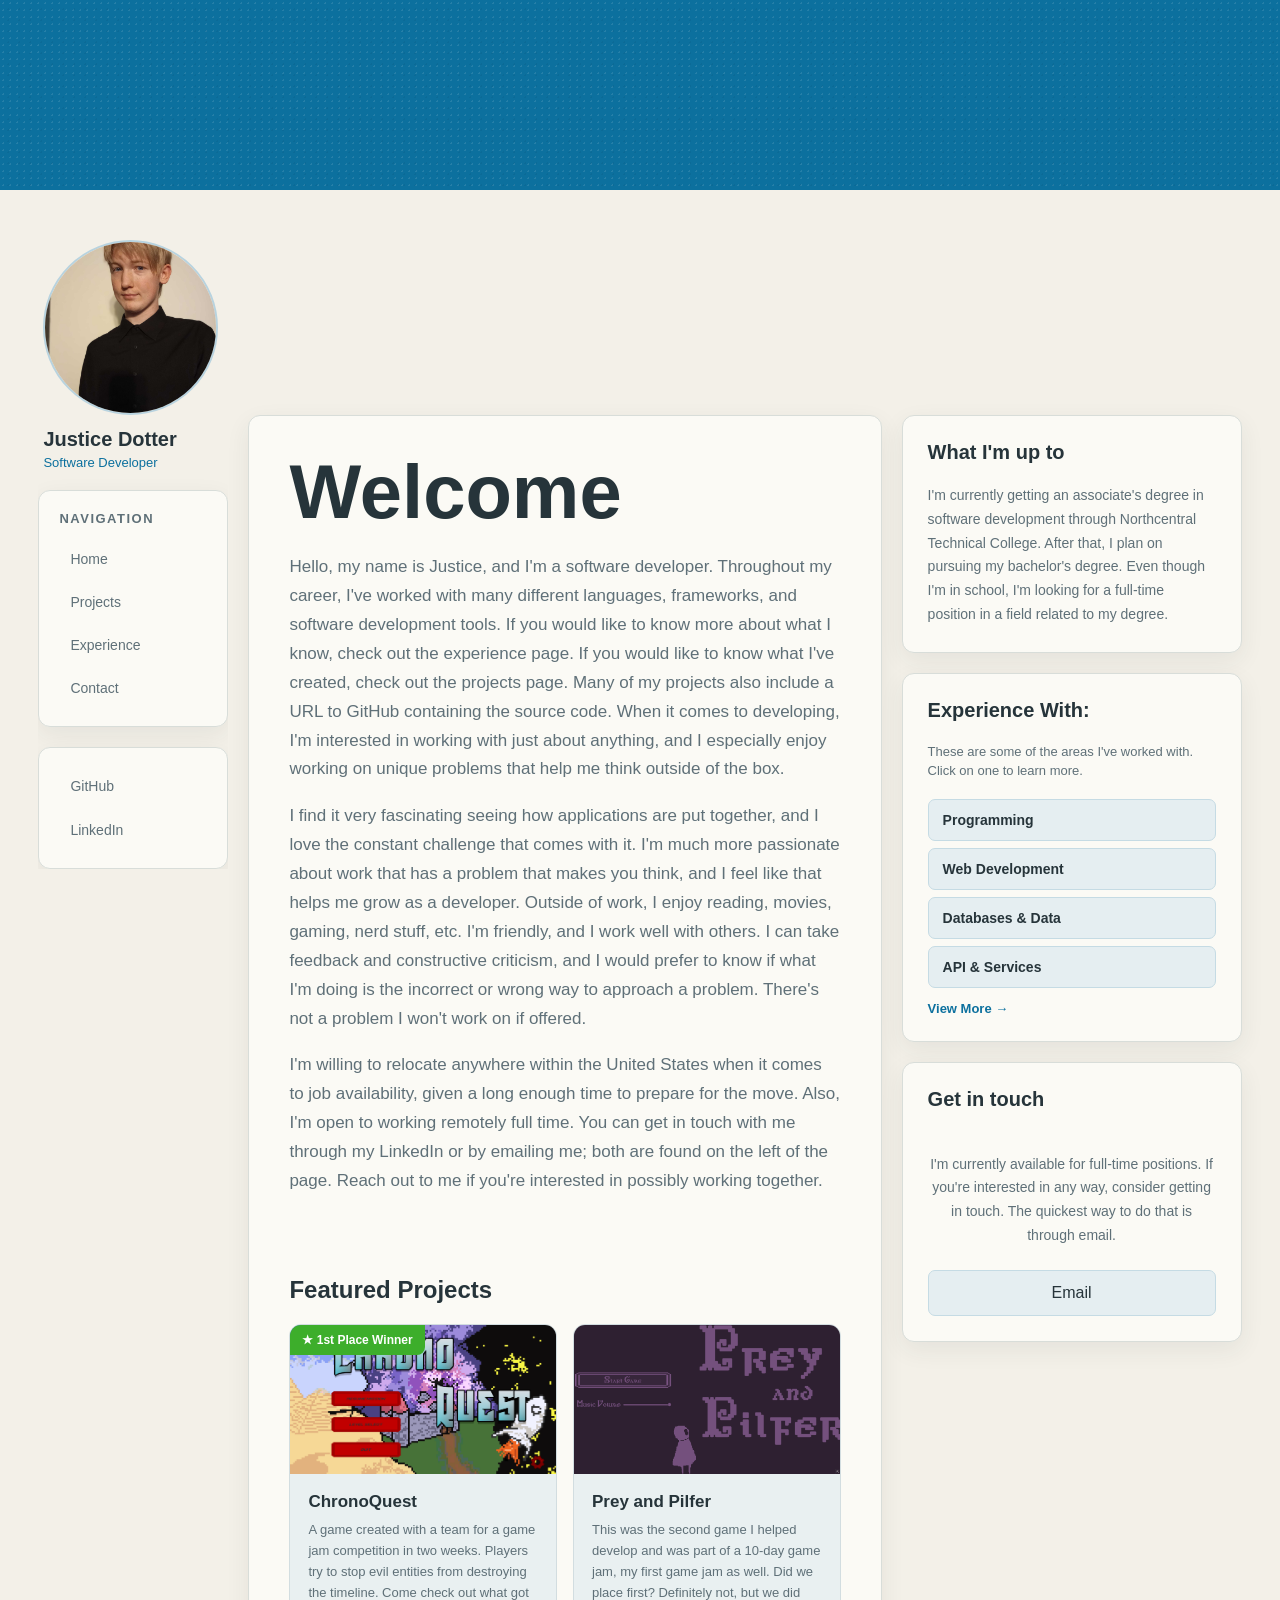
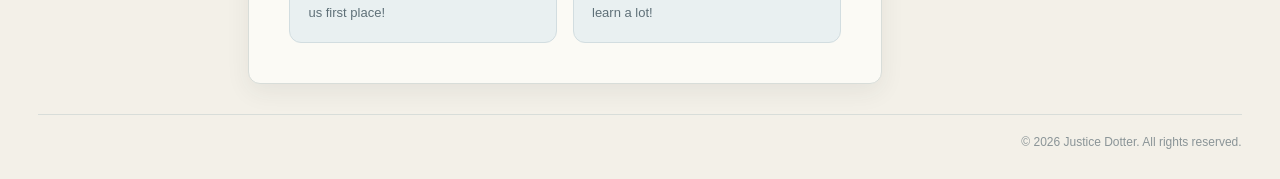
<file: index.html>
<!doctype html>
<html lang="en">
  <head>
    <meta charset="UTF-8" />
    <meta name="viewport" content="width=device-width, initial-scale=1.0" />

    <title>Portfolio</title>

    <link rel="stylesheet" href="styles.css" />
    <link rel="stylesheet" href="css/index.css" />
    <script src="js/homepage.js" defer></script>
  </head>

  <body>
    <div class="top-banner"></div>

    <div class="page">
      <aside class="left-column">
        <div class="profile">
          <div class="profile-photo">
            <img
              src="images/general/pic.jpg"
              alt="Profile photo"
            />
          </div>

          <div class="profile-name">
            <h2>Justice Dotter</h2>
            <p>Software Developer</p>
          </div>
        </div>

        <nav class="curved-box nav-box">
          <h3>Navigation</h3>

          <div class="nav-links">
            <a href="index.html">Home</a>
            <a href="projects.html">Projects</a>
            <a href="experience.html">Experience</a>
            <a href="contact.html">Contact</a>
          </div>
        </nav>

        <div class="curved-box social-box">
          <a
            href="https://github.com/Triadic7"
            target="_blank"
            rel="noopener noreferrer"
          >
            GitHub
          </a>

          <a
            href="https://www.linkedin.com/in/justice-dotter-1227b9320"
            target="_blank"
            rel="noopener noreferrer"
          >
            LinkedIn
          </a>
        </div>
      </aside>

      <main class="curved-box main-box" id="home">
        <section class="hero">
          <h1>Welcome</h1>

          <p>
            Hello, my name is Justice, and I'm a software developer. Throughout
            my career, I've worked with many different languages, frameworks,
            and software development tools. If you would like to know more about
            what I know, check out the experience page. If you would like to
            know what I've created, check out the projects page. Many of my
            projects also include a URL to GitHub containing the source code.
            When it comes to developing, I'm interested in working with just
            about anything, and I especially enjoy working on unique problems
            that help me think outside of the box.
          </p>

          <br />

          <p>
            I find it very fascinating seeing how applications are put together,
            and I love the constant challenge that comes with it. I'm much more
            passionate about work that has a problem that makes you think, and I
            feel like that helps me grow as a developer. Outside of work, I
            enjoy reading, movies, gaming, nerd stuff, etc. I'm friendly, and I
            work well with others. I can take feedback and constructive
            criticism, and I would prefer to know if what I'm doing is the
            incorrect or wrong way to approach a problem. There's not a problem
            I won't work on if offered.
          </p>

          <br />

          <p>
            I'm willing to relocate anywhere within the United States when it
            comes to job availability, given a long enough time to prepare for
            the move. Also, I'm open to working remotely full time. You can get
            in touch with me through my LinkedIn or by emailing me; both are
            found on the left of the page. Reach out to me if you're interested
            in possibly working together.
          </p>
        </section>

        <section class="projects" id="projects">
          <h2>Featured Projects</h2>

          <div class="project-grid" id="homepage-project-grid"></div>
        </section>
      </main>

      <aside class="right-column">
        <section class="curved-box side-box bio-box">
          <h2>What I'm up to</h2>

          <p>
            I'm currently getting an associate's degree in software development
            through Northcentral Technical College. After that, I plan on
            pursuing my bachelor's degree. Even though I'm in school, I'm
            looking for a full-time position in a field related to my degree.
          </p>
        </section>

        <section class="curved-box side-box experience-box" id="experience">
          <h2>Experience With:</h2>

          <div class="experience-label">
            These are some of the areas I've worked with. Click on one to learn
            more.
          </div>

          <div class="experience-buttons">
            <a href="experience.html?category=Programming">Programming</a>

            <a href="experience.html?category=Web%20Development">
              Web Development
            </a>

            <a href="experience.html?category=Databases%20%26%20Data">
              Databases &amp; Data
            </a>

            <a href="experience.html?category=API%20%26%20Services">
              API &amp; Services
            </a>
          </div>

          <a class="view-more" href="experience.html">View More →</a>
        </section>

        <section class="curved-box side-box contact-box" id="contact">
          <h2>Get in touch</h2>

          <p class="contact-text">
            I'm currently available for full-time positions. If you're
            interested in any way, consider getting in touch. The quickest way
            to do that is through email.
          </p>

          <a class="email-button" href="mailto:jwdotter@students.ntc.edu">
            Email
          </a>
        </section>
      </aside>
    </div>

    <footer class="footer">
      <p>&copy; 2026 Justice Dotter. All rights reserved.</p>
    </footer>
  </body>
</html>
</file>
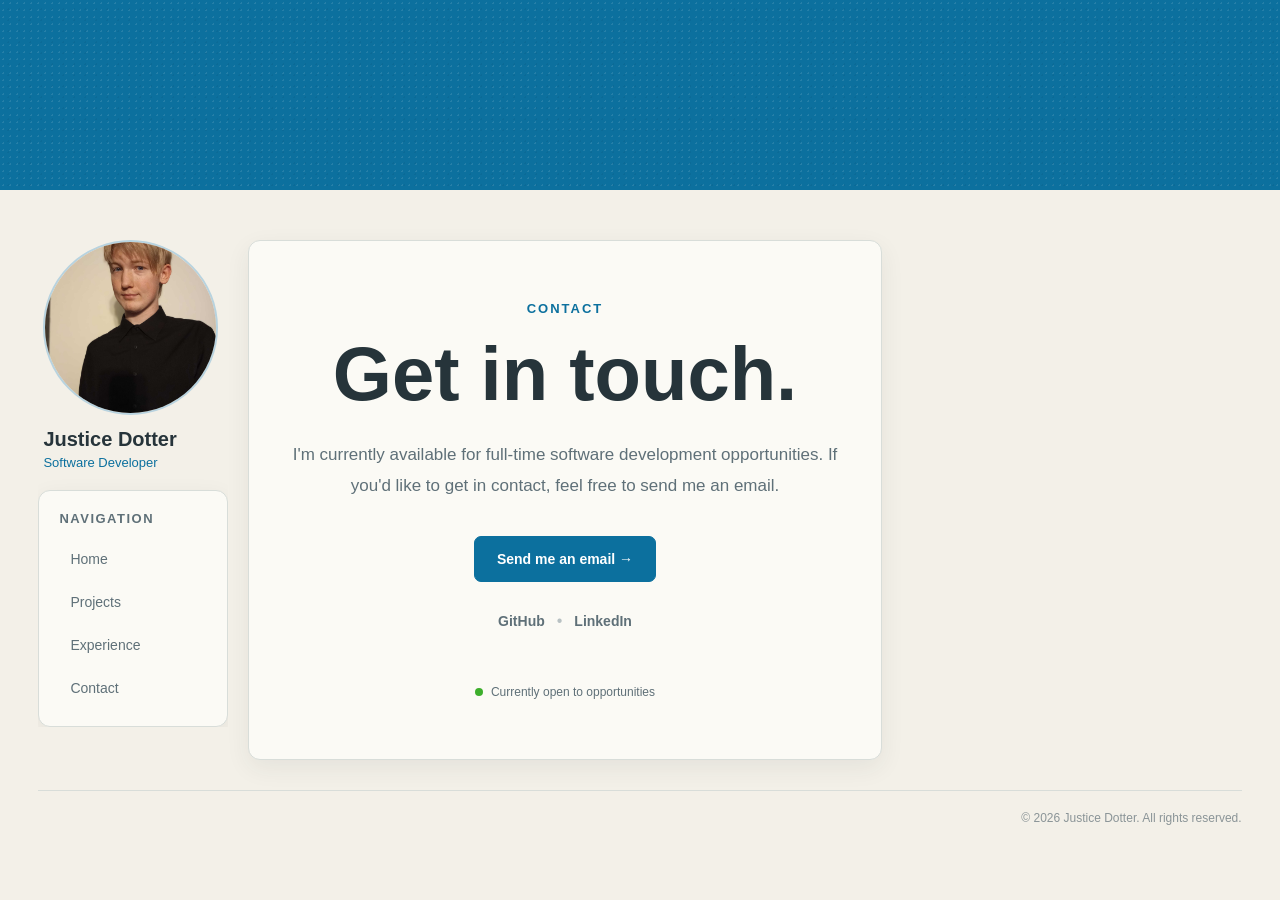
<file: contact.html>
<!doctype html>

<html lang="en">
  <head>
    <meta charset="UTF-8" />
    <meta name="viewport" content="width=device-width, initial-scale=1.0" />

    <title>Contact | Portfolio</title>

    <link rel="stylesheet" href="styles.css" />
    <link rel="stylesheet" href="css/contact.css" />
  </head>

  <body>
    <div class="top-banner"></div>

    <div class="page">
      <aside class="left-column">
        <div class="profile">
          <div class="profile-photo">
            <img
              src="images/general/pic.jpg"
              alt="Profile photo"
            />
          </div>

          <div class="profile-name">
            <h2>Justice Dotter</h2>

            <p>Software Developer</p>
          </div>
        </div>

        <nav class="curved-box nav-box">
          <h3>Navigation</h3>

          <div class="nav-links">
            <a href="index.html">Home</a>
            <a href="projects.html">Projects</a>
            <a href="experience.html">Experience</a>
            <a href="contact.html">Contact</a>
          </div>
        </nav>
      </aside>

      <main class="curved-box main-box">
        <section class="contact-page">
          <p class="contact-label">Contact</p>

          <h1>Get in touch.</h1>

          <p class="contact-intro">
            I'm currently available for full-time software development
            opportunities. If you'd like to get in contact, feel free to send me
            an email.
          </p>

          <a class="email-button" href="mailto:jwdotter@students.ntc.edu">
            Send me an email →
          </a>

          <div class="contact-links">
            <a
              href="https://github.com/Triadic7"
              target="_blank"
              rel="noopener noreferrer"
            >
              GitHub
            </a>

            <span>•</span>

            <a
              href="https://www.linkedin.com/in/justice-dotter-1227b9320"
              target="_blank"
              rel="noopener noreferrer"
            >
              LinkedIn
            </a>
          </div>

          <div class="contact-status">
            <span class="status-dot"></span>

            <span> Currently open to opportunities </span>
          </div>
        </section>
      </main>
    </div>

    <footer class="footer">
      <p>&copy; 2026 Justice Dotter. All rights reserved.</p>
    </footer>
  </body>
</html>
</file>
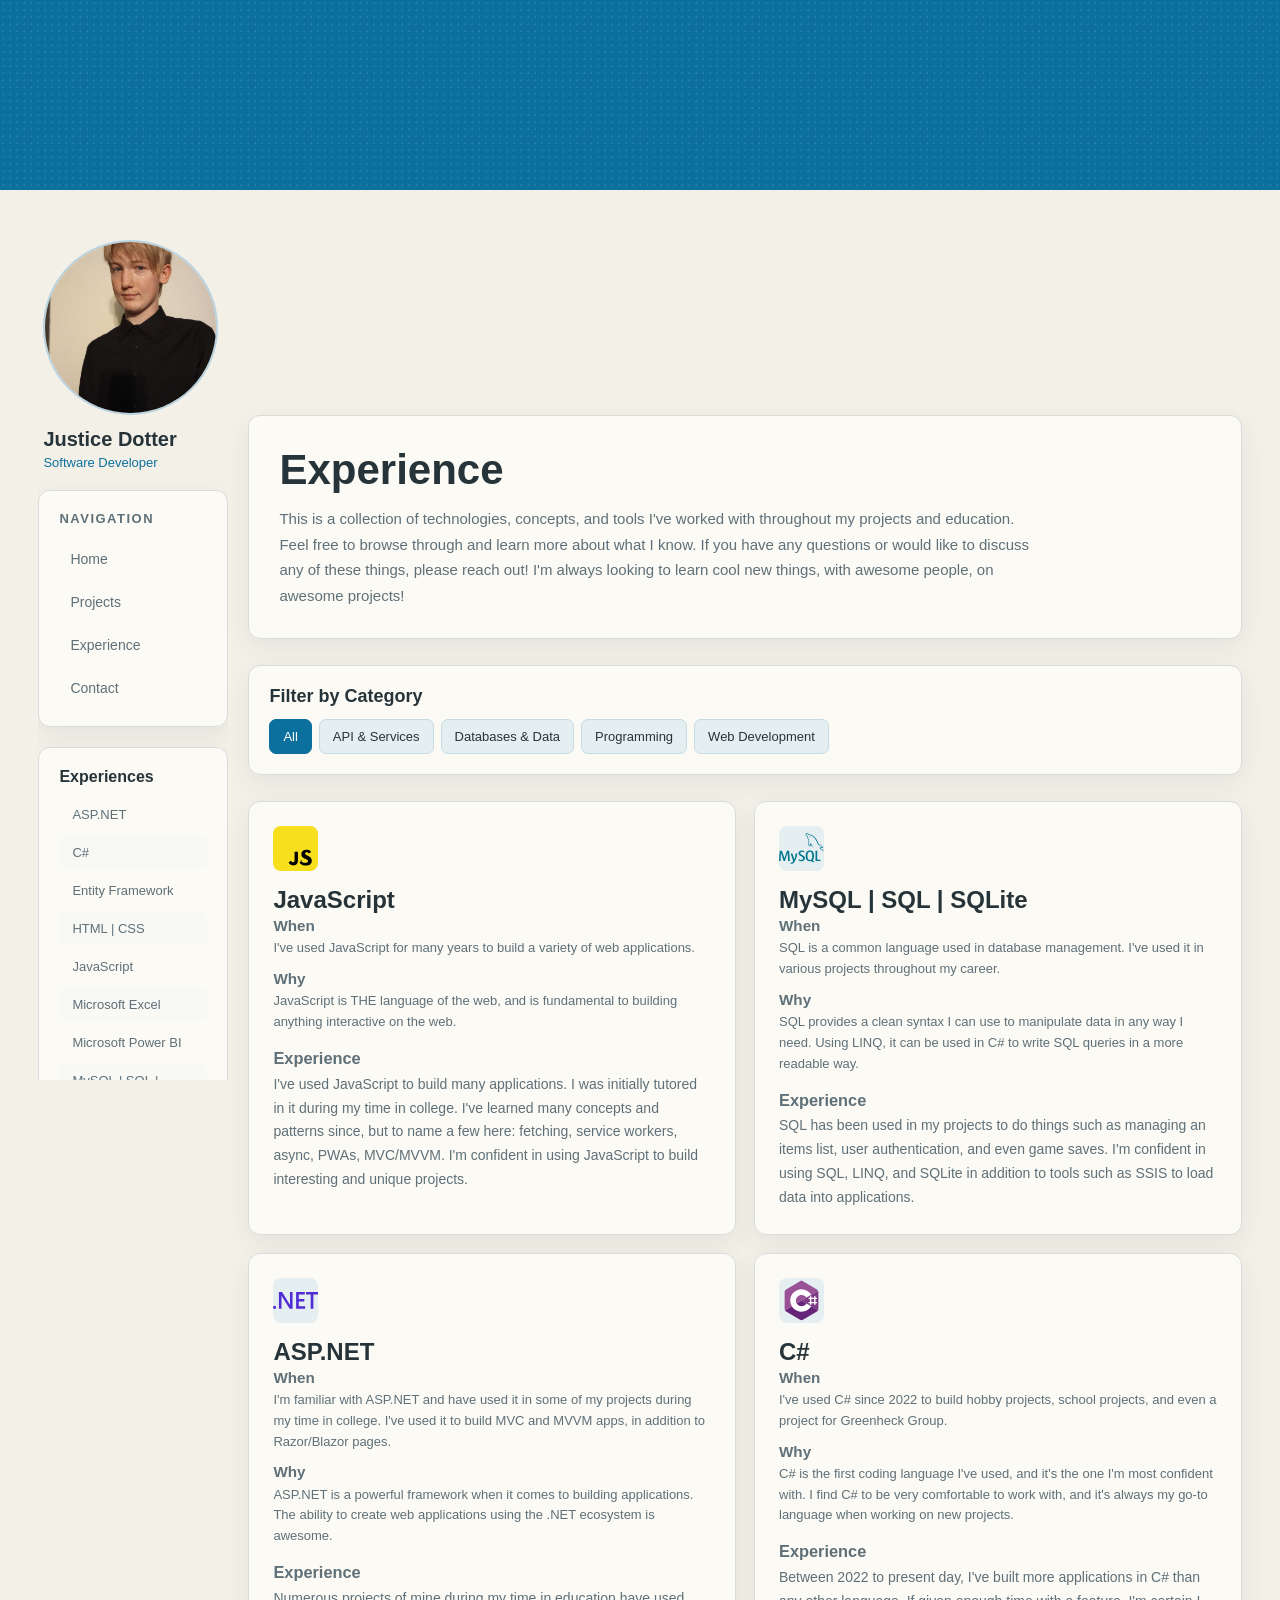
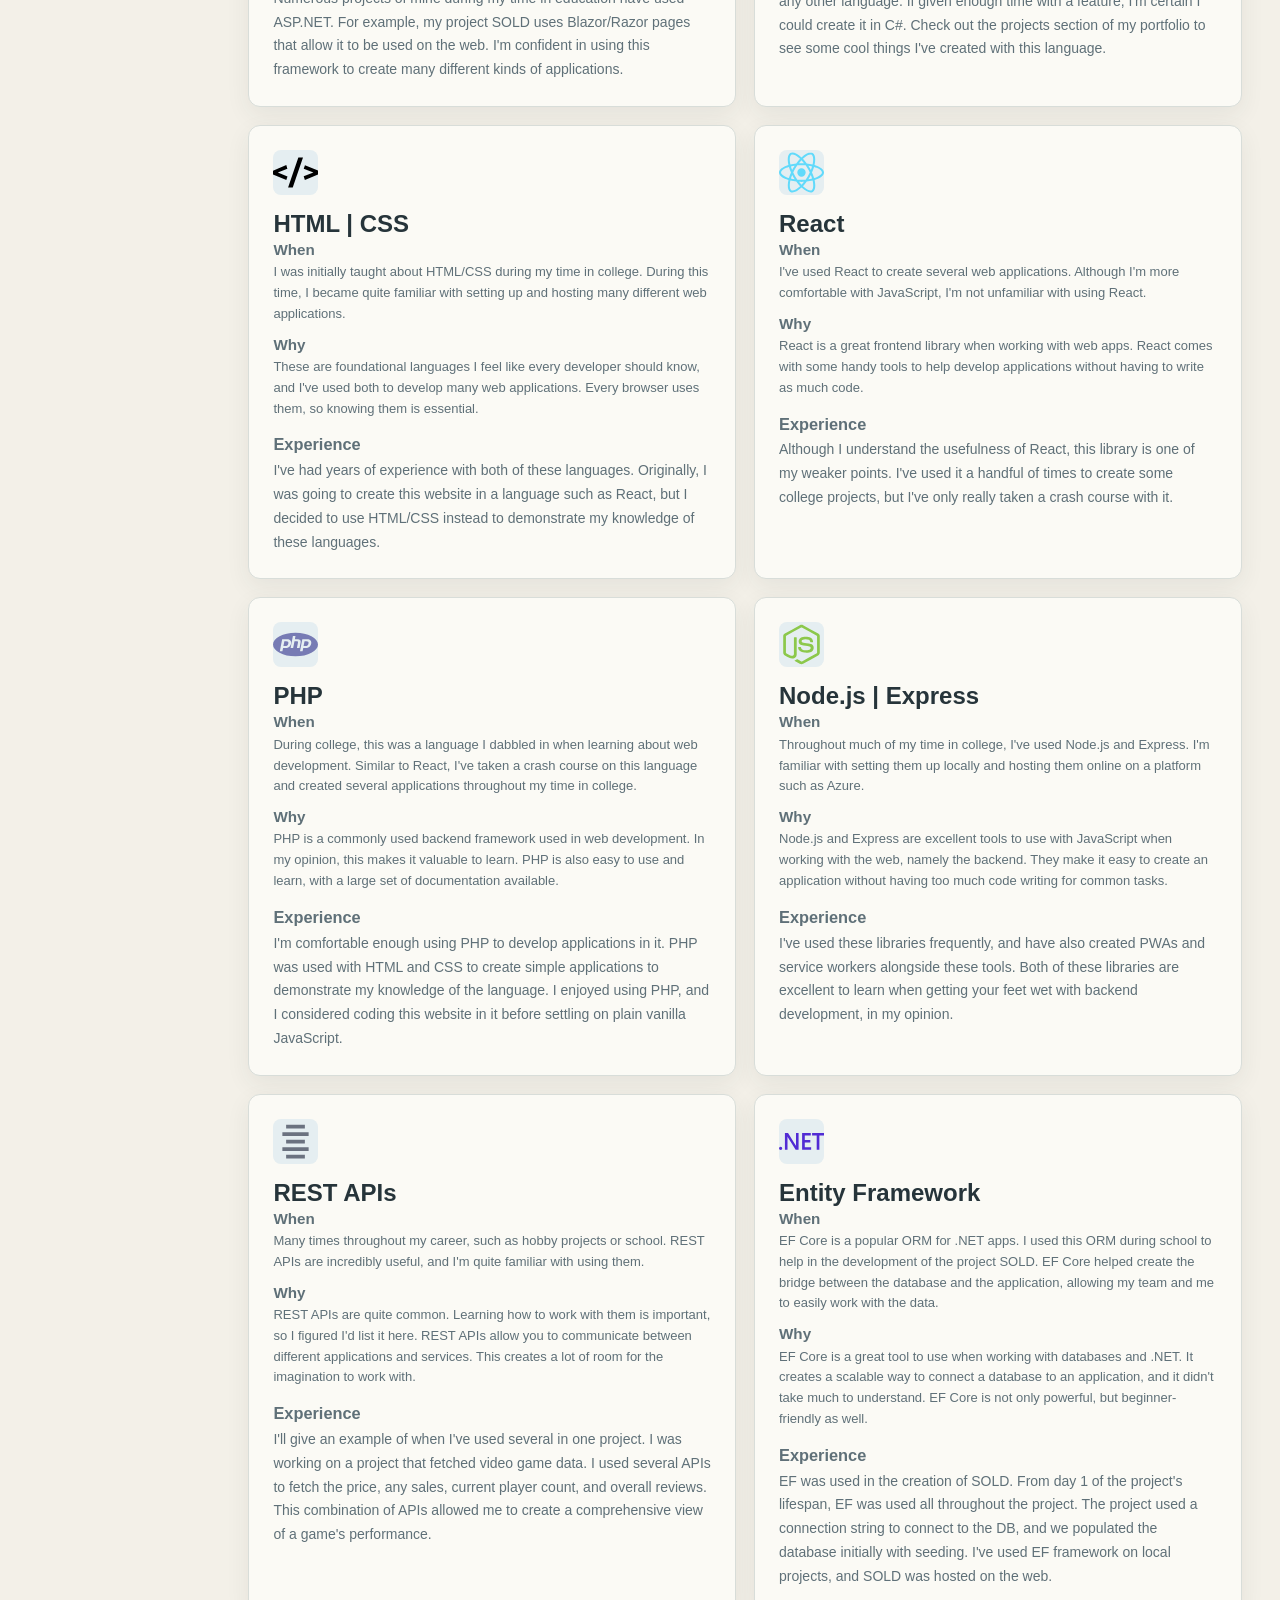
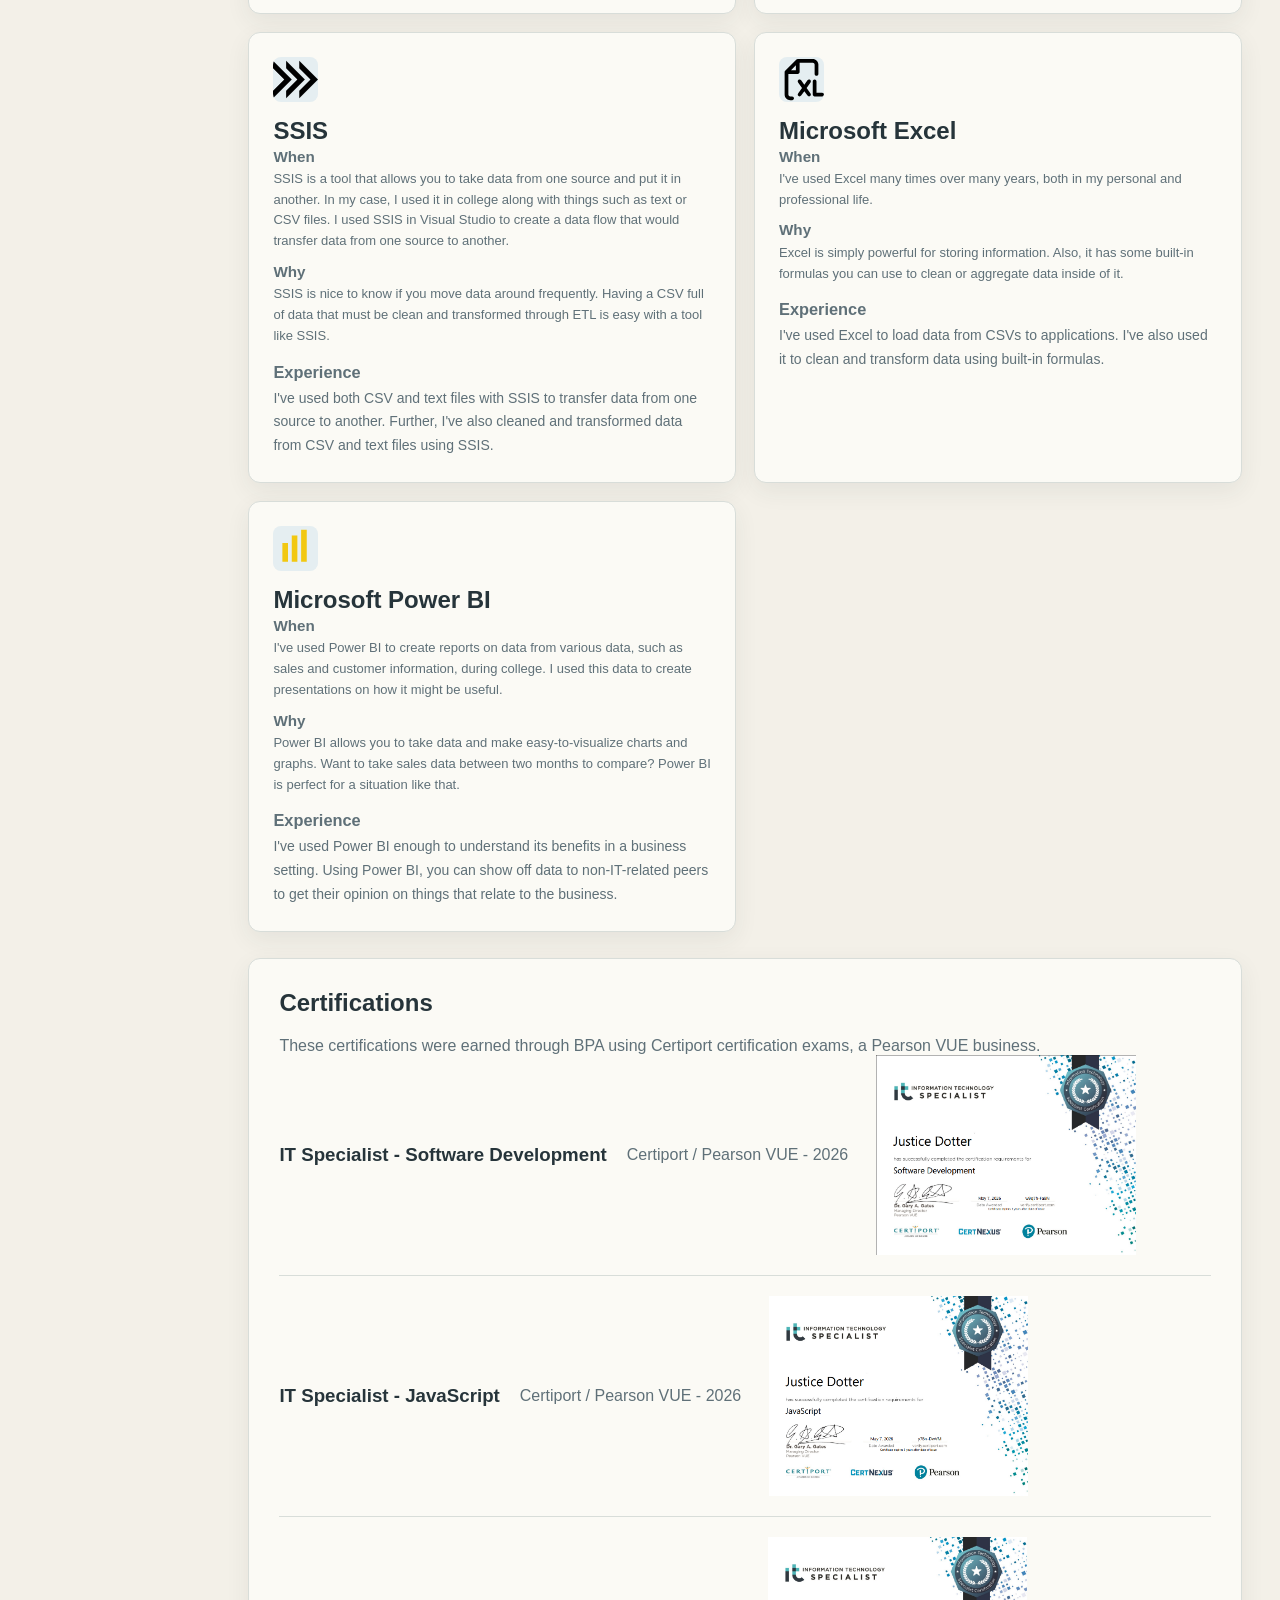
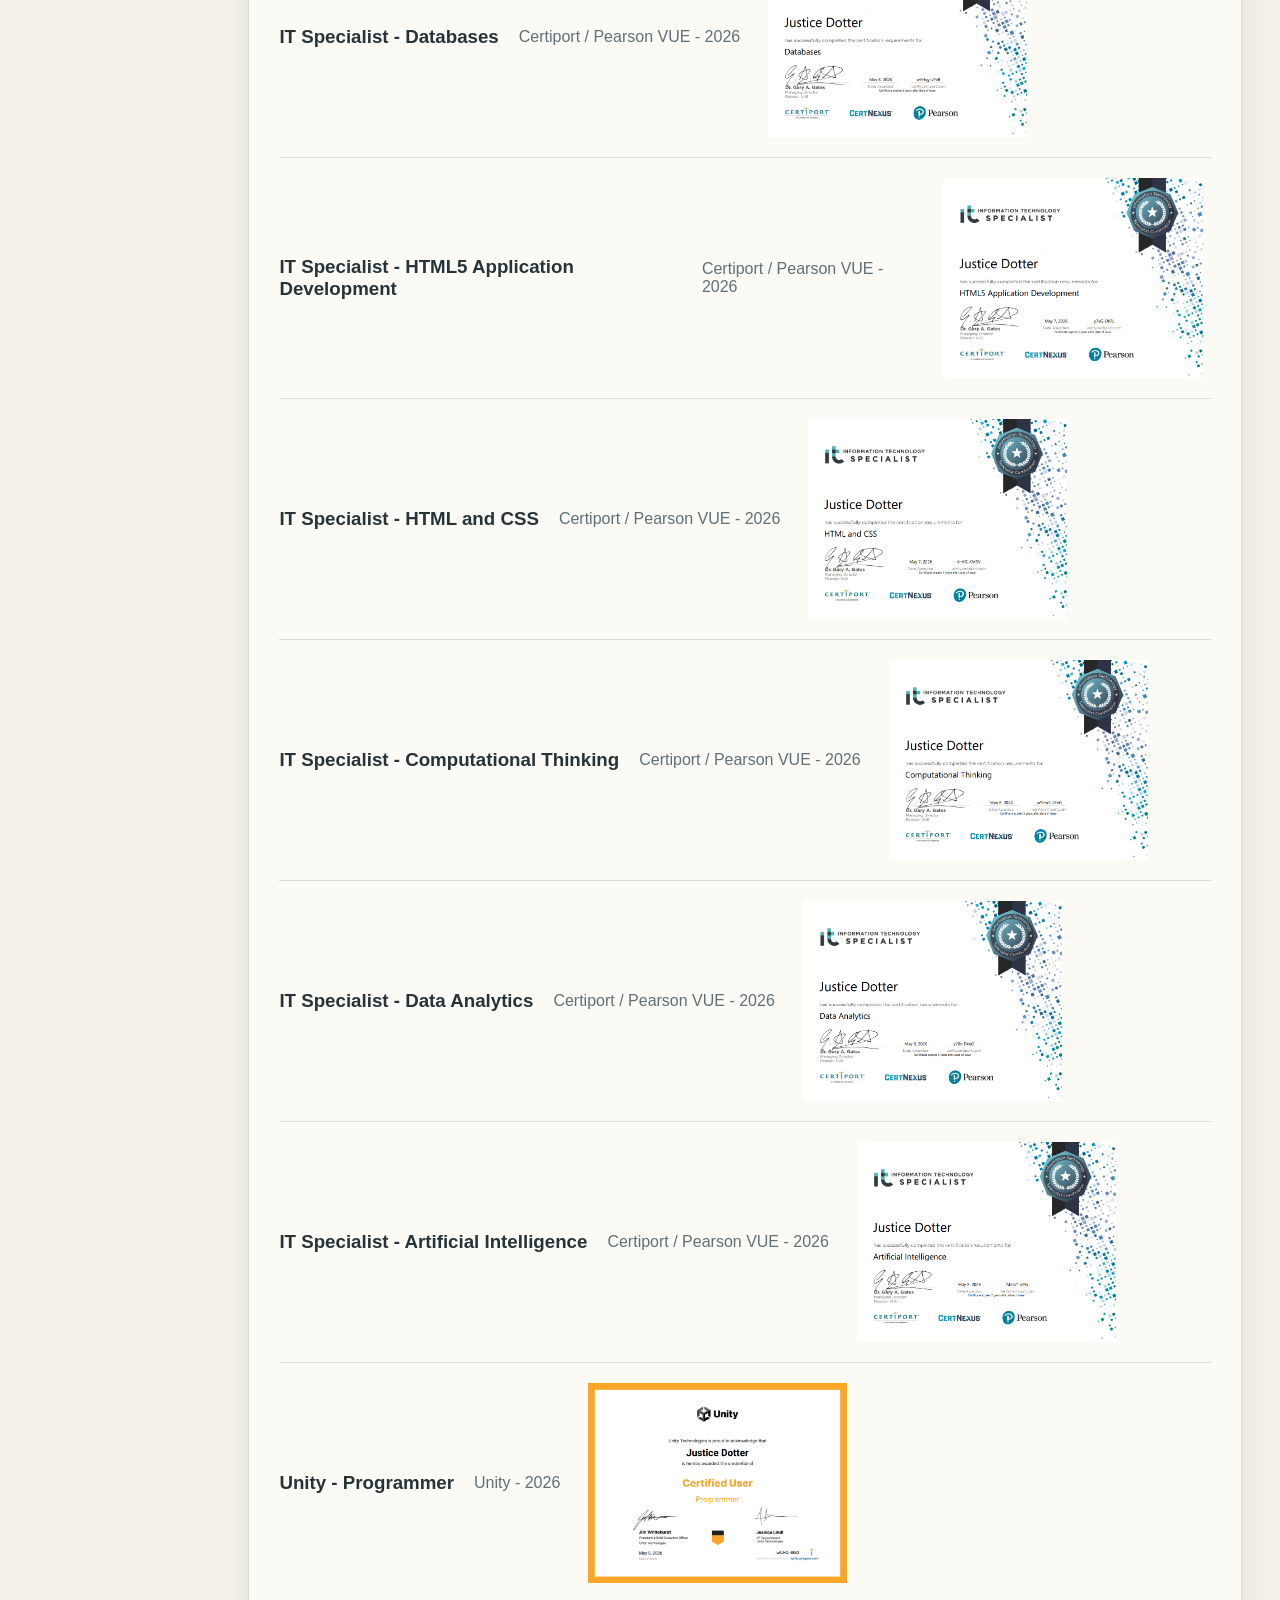
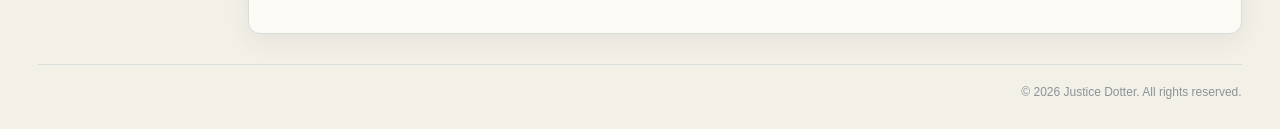
<file: experience.html>
<!doctype html>
<html lang="en">
  <head>
    <meta charset="UTF-8" />
    <meta name="viewport" content="width=device-width, initial-scale=1.0" />

    <title>Experience | Portfolio</title>

    <link rel="stylesheet" href="styles.css" />
    <link rel="stylesheet" href="css/experience.css" />

    <script src="js/experience.js" defer></script>
  </head>

  <body>
    <div class="top-banner"></div>

    <div class="page">
      <aside class="left-column">
        <!-- Profile -->

        <div class="profile">
          <div class="profile-photo">
            <img
              src="images/general/pic.jpg"
              alt="Profile photo"
            />
          </div>

          <div class="profile-name">
            <h2>Justice Dotter</h2>

            <p>Software Developer</p>
          </div>
        </div>

        <!-- Main Navigation -->

        <nav class="curved-box nav-box">
          <h3>Navigation</h3>

          <div class="nav-links">
            <a href="index.html"> Home </a>

            <a href="projects.html"> Projects </a>

            <a href="experience.html"> Experience </a>

            <a href="contact.html"> Contact </a>
          </div>
        </nav>

        <!-- Experiences Navigation -->

        <nav class="curved-box experience-box" id="experience-box">
          <h3>Experiences</h3>

          <div class="nav-links">
            <!-- These can be populated by experience.js -->
          </div>
        </nav>

        <!-- Certifications Navigation -->

        <nav class="curved-box certifications-nav sidebar-box">
          <h3>Certifications</h3>

          <div class="nav-links">
            <a href="#software-development"> IT - Software Development </a>

            <a href="#javascript"> IT - JavaScript </a>

            <a href="#databases"> IT - Databases </a>

            <a href="#html5"> IT - HTML5 Application Development </a>

            <a href="#html-css"> IT - HTML and CSS </a>

            <a href="#computational-thinking"> IT - Computational Thinking </a>

            <a href="#data-analytics"> IT - Data Analytics </a>

            <a href="#artificial-intelligence">
              IT - Artificial Intelligence
            </a>

            <a href="#unity-programmer"> Unity - Programmer </a>
          </div>
        </nav>
      </aside>

      <!-- Main Content -->

      <main class="experience-page">
        <!-- Experience Introduction -->

        <section class="curved-box experience-intro">
          <h1>Experience</h1>

          <p>
            This is a collection of technologies, concepts, and tools I've
            worked with throughout my projects and education. Feel free to
            browse through and learn more about what I know. If you have any
            questions or would like to discuss any of these things, please reach
            out! I'm always looking to learn cool new things, with awesome
            people, on awesome projects!
          </p>
        </section>

        <!-- Experience Filter -->

        <section class="curved-box experience-filter">
          <h2>Filter by Category</h2>

          <div class="filter-buttons" id="filter-buttons"></div>
        </section>

        <!-- Experience Grid -->

        <section class="experience-grid" id="experience-grid"></section>

        <!-- Certifications -->

        <section class="curved-box certifications-section" id="certifications">
          <h2>Certifications</h2>

          <p class="certification-note">
            These certifications were earned through BPA using Certiport
            certification exams, a Pearson VUE business.
          </p>

          <!-- Software Development -->

          <div class="certification" id="software-development">
            <h3>IT Specialist - Software Development</h3>

            <p>Certiport / Pearson VUE - 2026</p>

            <img
              src="images/certifications/software-development.png"
              alt="IT Specialist - Software Development certification"
            />
          </div>

          <!-- JavaScript -->

          <div class="certification" id="javascript">
            <h3>IT Specialist - JavaScript</h3>

            <p>Certiport / Pearson VUE - 2026</p>

            <img
              src="images/certifications/javascript.png"
              alt="IT Specialist - JavaScript certification"
            />
          </div>

          <!-- Databases -->

          <div class="certification" id="databases">
            <h3>IT Specialist - Databases</h3>

            <p>Certiport / Pearson VUE - 2026</p>

            <img
              src="images/certifications/databases.png"
              alt="IT Specialist - Databases certification"
            />
          </div>

          <!-- HTML5 Application Development -->

          <div class="certification" id="html5">
            <h3>IT Specialist - HTML5 Application Development</h3>

            <p>Certiport / Pearson VUE - 2026</p>

            <img
              src="images/certifications/html5-application-development.png"
              alt="IT Specialist - HTML5 Application Development certification"
            />
          </div>

          <!-- HTML and CSS -->

          <div class="certification" id="html-css">
            <h3>IT Specialist - HTML and CSS</h3>

            <p>Certiport / Pearson VUE - 2026</p>

            <img
              src="images/certifications/html-css.png"
              alt="IT Specialist - HTML and CSS certification"
            />
          </div>

          <!-- Computational Thinking -->

          <div class="certification" id="computational-thinking">
            <h3>IT Specialist - Computational Thinking</h3>

            <p>Certiport / Pearson VUE - 2026</p>

            <img
              src="images/certifications/computational-thinking.png"
              alt="IT Specialist - Computational Thinking certification"
            />
          </div>

          <!-- Data Analytics -->

          <div class="certification" id="data-analytics">
            <h3>IT Specialist - Data Analytics</h3>

            <p>Certiport / Pearson VUE - 2026</p>

            <img
              src="images/certifications/data-analytics.png"
              alt="IT Specialist - Data Analytics certification"
            />
          </div>

          <!-- Artificial Intelligence -->

          <div class="certification" id="artificial-intelligence">
            <h3>IT Specialist - Artificial Intelligence</h3>

            <p>Certiport / Pearson VUE - 2026</p>

            <img
              src="images/certifications/artificial-intelligence.png"
              alt="IT Specialist - Artificial Intelligence certification"
            />
          </div>

          <!-- Unity Programmer -->

          <div class="certification" id="unity-programmer">
            <h3>Unity - Programmer</h3>

            <p>Unity - 2026</p>

            <img
              src="images/certifications/unity-programmer.png"
              alt="Unity - Programmer certification"
            />
          </div>
        </section>
      </main>
    </div>

    <!-- Footer -->

    <footer class="footer">
      <p>&copy; 2026 Justice Dotter. All rights reserved.</p>
    </footer>
  </body>
</html>
</file>
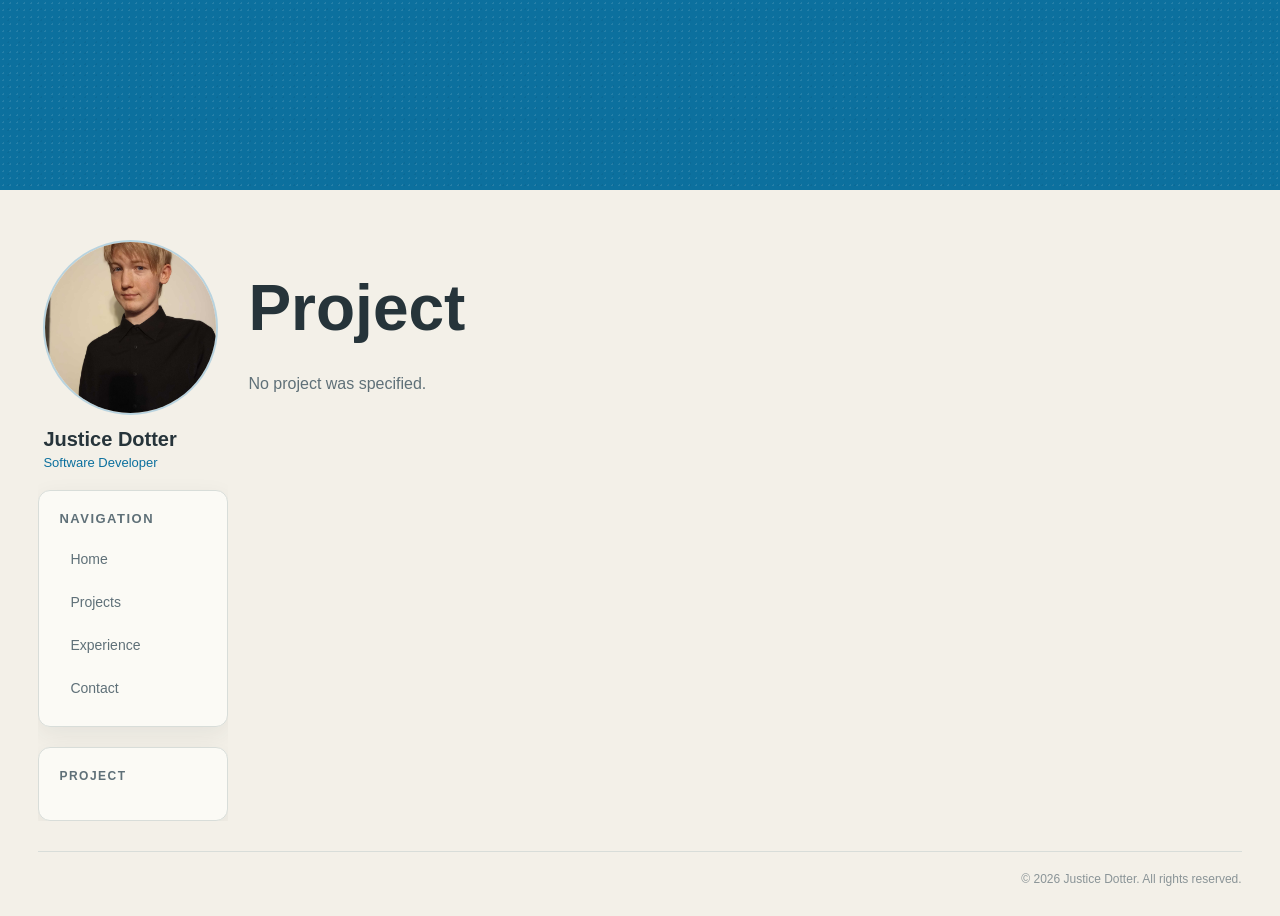
<file: project.html>
<!DOCTYPE html>
<html lang="en">
<head>
    <meta charset="UTF-8">
    <meta name="viewport" content="width=device-width, initial-scale=1.0">

    <title>Project | Portfolio</title>

    <link rel="stylesheet" href="styles.css">
    <link rel="stylesheet" href="css/project.css">

    <script src="js/project.js" defer></script>
</head>

<body>

    <div class="top-banner"></div>

    <div class="page">

        <aside class="left-column">

            <div class="profile">

                <div class="profile-photo">

                    <img
                        src="images/general/pic.jpg"
                        alt="Profile photo"
                    >

                </div>

                <div class="profile-name">

                    <h2>Justice Dotter</h2>

                    <p>Software Developer</p>

                </div>

            </div>


            <nav class="curved-box nav-box">

                <h3>Navigation</h3>

                <div class="nav-links">

                    <a href="index.html">
                        Home
                    </a>

                    <a href="projects.html">
                        Projects
                    </a>

                    <a href="experience.html">
                        Experience
                    </a>

                    <a href="contact.html">
                        Contact
                    </a>

                </div>

            </nav>


            <nav class="curved-box project-box">

                <h3 id="project-nav-title">
                    Project
                </h3>

                <div
                    class="nav-links"
                    id="project-section-links"
                >
                    <!-- Project sections will be populated by project.js -->
                </div>

            </nav>

        </aside>


        <main class="curved-box main-box">

            <section
                class="project-page"
                id="project-page"
            >
                <!-- Project content will be populated by project.js -->
            </section>

        </main>

    </div>


    <footer class="footer">

        <p>
            &copy; 2026 Justice Dotter.
            All rights reserved.
        </p>

    </footer>

</body>
</html>
</file>
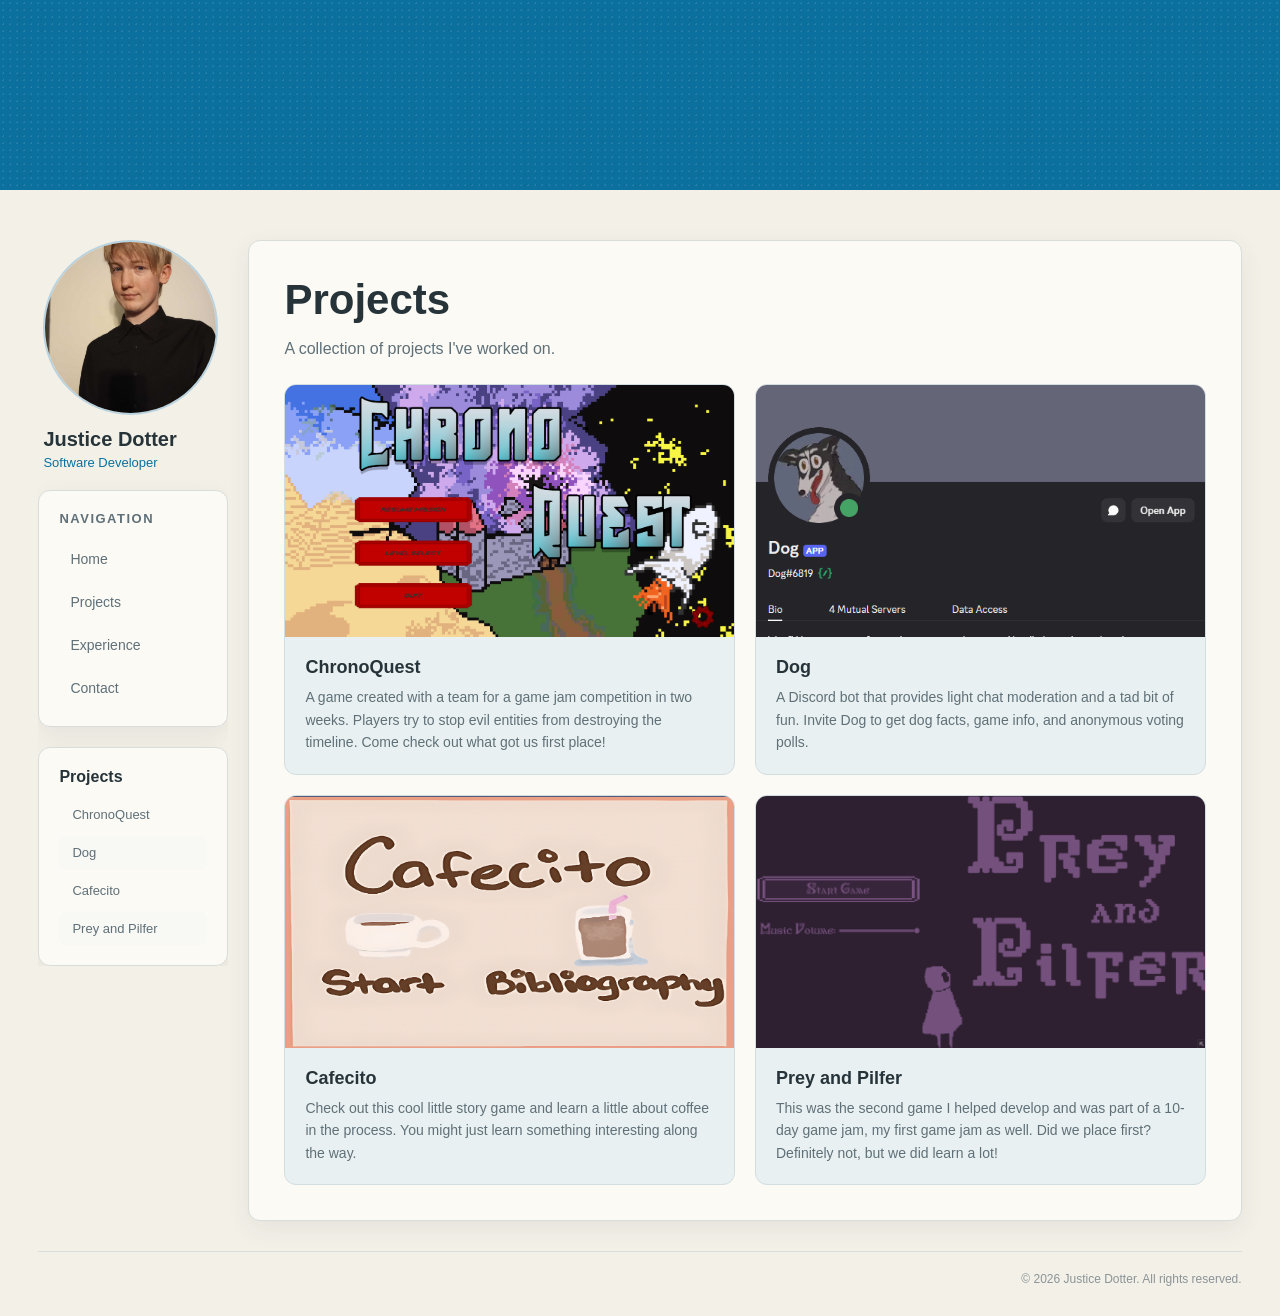
<file: projects.html>
<!DOCTYPE html>
<html lang="en">
<head>
    <meta charset="UTF-8">
    <meta name="viewport" content="width=device-width, initial-scale=1.0">

    <title>Projects | Portfolio</title>

    <link rel="stylesheet" href="styles.css">
    <link rel="stylesheet" href="css/projects.css">

    <script src="js/projects.js" defer></script>
</head>

<body>

    <div class="top-banner"></div>

    <div class="page">

        <aside class="left-column">

            <div class="profile">

                <div class="profile-photo">

                    <img
                        src="images/general/pic.jpg"
                        alt="Profile photo"
                    >

                </div>

                <div class="profile-name">

                    <h2>Justice Dotter</h2>

                    <p>Software Developer</p>

                </div>

            </div>


            <nav class="curved-box nav-box">

                <h3>Navigation</h3>

                <div class="nav-links">

                    <a href="index.html">
                        Home
                    </a>

                    <a href="projects.html">
                        Projects
                    </a>

                    <a href="experience.html">
                        Experience
                    </a>

                    <a href="contact.html">
                        Contact
                    </a>

                </div>

            </nav>


            <nav class="curved-box projects-box" id="projects-box">

                <h3>Projects</h3>

                <div
                    class="nav-links"
                    id="project-links"
                >
                    <!-- Projects will be populated by projects.js -->
                </div>

            </nav>

        </aside>


        <main class="curved-box main-box">

            <section class="projects-page">

                <h1>Projects</h1>

                <p>
                    A collection of projects I've worked on.
                </p>

                <div
                    class="project-grid"
                    id="project-grid"
                ></div>

            </section>

        </main>

    </div>


    <footer class="footer">

        <p>
            &copy; 2026 Justice Dotter.
            All rights reserved.
        </p>

    </footer>

</body>
</html>
</file>
<file: styles.css>
* {
    box-sizing: border-box;
    margin: 0;
    padding: 0;
}

a {
    color: inherit;
    text-decoration: none;
}

a,
button {
    transition:
        background 0.2s ease,
        color 0.2s ease,
        border-color 0.2s ease,
        transform 0.2s ease;
}

body {
    background: #f3f0e8;
    color: #26343a;
    font-family: Arial, Helvetica, sans-serif;
    min-height: 100vh;
}

button {
    cursor: pointer;
    font: inherit;
}

.curved-box {
    background: #fbfaf5;
    border: 1px solid #d8ddd9;
    border-radius: 12px;
    box-shadow: 0 8px 25px rgba(38, 52, 58, 0.07);
}

.footer {
    border-top: 1px solid #d8ddd9;
    margin: 0 auto;
    padding: 20px 0 30px;
    text-align: right;
    width: min(1500px, 94%);
}

.footer p {
    color: #8a9497;
    font-size: 12px;
}

h1,
h2,
h3 {
    font-weight: 600;
}

html {
    scroll-behavior: smooth;
}

p {
    color: #5f7078;
}

.page {
    align-items: start;
    display: grid;
    gap: 20px;
    grid-template-columns:
        190px
        minmax(350px, 1fr)
        340px;
    margin: 0 auto;
    padding: 50px 0 30px;
    width: min(1500px, 94%);
}


/* Left Sidebar */

.left-column {
    display: flex;
    flex-direction: column;
    gap: 20px;

    position: sticky;
    top: 30px;

    /*
        Keep the sidebar inside the viewport.
        The sidebar gets its own scrollbar instead
        of forcing the entire page to scroll.
    */
    max-height: calc(100vh - 60px);
    overflow-y: auto;

    /*
        Prevent the sidebar scrollbar from making
        the layout wider than necessary.
    */
    scrollbar-width: thin;
    scrollbar-color: #b8c4c8 transparent;
}


/* Sidebar scrollbar */

.left-column::-webkit-scrollbar {
    width: 7px;
}

.left-column::-webkit-scrollbar-thumb {
    background: #b8c4c8;
    border-radius: 10px;
}

.left-column::-webkit-scrollbar-track {
    background: transparent;
}


/* Profile */

.profile {
    align-items: flex-start;
    display: flex;
    flex-direction: column;
    padding: 0 5px;
}

.profile-name h2 {
    font-size: 20px;
    line-height: 1.2;
    margin-bottom: 4px;
}

.profile-name p {
    color: #0c709e;
    font-size: 13px;
}

.profile-photo {
    border: 2px solid #b8d3df;
    border-radius: 50%;
    height: 175px;
    margin-bottom: 12px;
    overflow: hidden;
    width: 175px;
}

.profile-photo img {
    display: block;
    height: 100%;
    object-fit: cover;
    width: 100%;
}


/* Main Navigation */

.nav-box {
    padding: 20px;
}

.nav-box h3 {
    color: #5f7078;
    font-size: 13px;
    letter-spacing: 1.5px;
    margin-bottom: 15px;
    text-transform: uppercase;
}

.nav-links {
    display: flex;
    flex-direction: column;
    gap: 7px;
}

.nav-links a {
    border-radius: 7px;
    color: #5f7078;
    font-size: 14px;
    padding: 10px 11px;
}

.nav-links a:hover {
    background: #e2edf1;
    color: #26343a;
}


/* Sidebar Boxes */

.sidebar-box {
    padding: 20px;
}

.sidebar-box h3 {
    color: #5f7078;
    font-size: 13px;
    letter-spacing: 1.5px;
    margin-bottom: 8px;
    text-transform: uppercase;
}


/* Social Box */

.social-box {
    display: flex;
    flex-direction: column;
    gap: 8px;
    padding: 20px;
}

.social-box a {
    border-radius: 7px;
    color: #5f7078;
    font-size: 14px;
    padding: 10px 11px;
}

.social-box a:hover {
    background: #e2edf1;
    color: #26343a;
}


/* Top Banner */

.top-banner {
    background-color: #0c709e;
    background-image:
        radial-gradient(
            rgba(255, 255, 255, 0.10) 1px,
            transparent 1px
        ),
        radial-gradient(
            rgba(0, 45, 65, 0.08) 1px,
            transparent 1px
        );
    background-position: 0 0, 3px 4px;
    background-size: 7px 7px, 11px 11px;
    height: 190px;
    overflow: hidden;
    position: relative;
    width: 100%;
}


/* Tablet / Smaller Desktop */

@media (max-width: 1100px) {

    .page {
        grid-template-columns:
            160px
            minmax(300px, 1fr);
    }

}


/* Mobile */
@media (max-width: 750px) {
    .left-column {
        display: grid;
        grid-template-columns: 1fr 1fr;
        max-height: none;
        overflow-y: visible;
        position: static;
    }

    .page {
        grid-template-columns: 1fr;
        padding-top: 35px;
        width: 92%;
    }

    .profile {
        align-items: center;
        grid-column: span 2;
        text-align: center;
    }

    .profile-photo {
        height: 150px;
        width: 150px;
    }

    .nav-box {
        grid-column: span 2;
        width: 100%;
    }

    .nav-links {
        display: grid;
        grid-template-columns: repeat(2, 1fr);
        gap: 7px;
    }

    .nav-links a {
        text-align: center;
    }

    .top-banner {
        height: 130px;
    }
}

@media (max-width: 500px) {
    .left-column {
        grid-template-columns: 1fr;
    }

    .profile {
        grid-column: auto;
    }

    .profile-photo {
        height: 140px;
        width: 140px;
    }

    .nav-box {
        grid-column: auto;
    }

    .nav-links {
        grid-template-columns: 1fr;
    }
}
</file>
<file: css/index.css>
.bio-box {
    min-height: 220px;
}

.bio-box p {
    font-size: 14px;
    line-height: 1.7;
}

.contact-box {
    display: flex;
    flex-direction: column;
    min-height: 280px;
}

.contact-text {
    align-items: center;
    color: #5f7078;
    display: flex;
    flex: 1;
    font-size: 14px;
    justify-content: center;
    line-height: 1.7;
    text-align: center;
}

.email-button {
    background: #e5eef1;
    border: 1px solid #c5dbe4;
    border-radius: 7px;
    color: #26343a;
    display: block;
    padding: 13px;
    text-align: center;
    width: 100%;
}

.email-button:hover {
    background: #d7e8ee;
    border-color: #0c709e;
}

.experience-box {
    display: flex;
    flex-direction: column;
    min-height: 350px;
}

.experience-buttons {
    display: flex;
    flex-direction: column;
    gap: 7px;
    padding: 3px 0;
}

.experience-buttons a {
    align-items: center;
    background: #e5eef1;
    border: 1px solid #c5dbe4;
    border-radius: 7px;
    box-sizing: border-box;
    color: #26343a;
    display: flex;
    font-size: 14px;
    font-weight: 600;
    min-height: 42px;
    padding: 10px 14px;
    text-align: left;
    text-decoration: none;
    transition:
        background 0.2s ease,
        border-color 0.2s ease,
        color 0.2s ease,
        transform 0.2s ease;
    width: 100%;
}

.experience-buttons a:hover {
    background: #d7e8ee;
    border-color: #0c709e;
    color: #0c709e;
    transform: translateX(3px);
}

.experience-label {
    color: #5f7078;
    font-size: 13px;
    line-height: 1.5;
    margin-bottom: 15px;
}

.hero {
    max-width: 700px;
}

.hero h1 {
    font-size: clamp(42px, 6vw, 76px);
    line-height: 0.95;
    margin-bottom: 25px;
}

.hero h1 span {
    color: #0c709e;
    display: block;
}

.hero-intro {
    color: #5f7078;
    font-size: 15px;
    margin-bottom: 10px;
}

.hero p {
    font-size: 17px;
    line-height: 1.7;
}

.main-box {
    display: flex;
    flex-direction: column;
    justify-content: center;
    margin-top: 175px;
    min-height: calc(100vh - 160px);
    padding: 40px;
}

.project-card {
    background: #e9f0f1;
    border: 1px solid #d2dde0;
    border-radius: 12px;
    overflow: hidden;
    transition:
        transform 0.2s ease,
        border-color 0.2s ease;
}

.project-card:hover {
    border-color: #0c709e;
    transform: translateY(-3px);
}

.project-content {
    padding: 18px;
}

.project-content h3 {
    font-size: 17px;
    margin-bottom: 8px;
}

.project-content p {
    font-size: 13px;
    line-height: 1.6;
}

.project-grid {
    display: grid;
    gap: 16px;
    grid-template-columns: repeat(2, minmax(0, 1fr));
}

.project-image {
    aspect-ratio: 16 / 9;
    overflow: hidden;
    position: relative;
    width: 100%;
}

.project-image img {
    display: block;
    height: 100%;
    object-fit: cover;
    width: 100%;
}

.project-award {
    background: #3dae2b;
    border-radius: 0 0 8px 0;
    color: #ffffff;
    font-size: 12px;
    font-weight: 600;
    left: 0;
    padding: 8px 12px;
    position: absolute;
    top: 0;
    z-index: 2;
}

.project-placeholder {
    align-items: center;
    border: 1px dashed #b8cbd2;
    border-radius: 14px;
    color: #8a9497;
    display: flex;
    justify-content: center;
    min-height: 160px;
    padding: 25px;
    text-align: center;
}

.projects {
    margin-top: 80px;
}

.projects h2 {
    font-size: 24px;
    margin-bottom: 20px;
}

.right-column {
    display: flex;
    flex-direction: column;
    gap: 20px;
    margin-top: 175px;
}

.side-box {
    padding: 25px;
}

.side-box h2 {
    font-size: 20px;
    margin-bottom: 20px;
}

.view-more {
    align-self: flex-start;
    background: transparent;
    border: none;
    color: #0c709e;
    cursor: pointer;
    font-size: 13px;
    font-weight: 600;
    margin-top: auto;
    padding: 10px 0 0;
    text-decoration: none;
    transition:
        color 0.2s ease,
        transform 0.2s ease;
}

.view-more:hover {
    background: transparent;
    color: #095f86;
    transform: translateX(3px);
}

@media (max-width: 1100px) {

    .main-box {
        margin-top: 100px;
    }

    .right-column {
        display: grid;
        grid-column: 2;
        grid-template-columns: 1fr 1fr;
        margin-top: 100px;
    }

    .contact-box {
        grid-column: span 2;
    }
}

/* Mobile */

@media (max-width: 750px) {

    .page {
        gap: 16px;
        padding-top: 82px;
    }

    .left-column {
        display: flex;
        flex-direction: column;
        gap: 16px;
        max-height: none;
        overflow: visible;
        position: static;
    }

    .profile {
        align-items: center;
        display: flex;
        flex-direction: column;
        text-align: center;
    }

    .profile-photo {
        height: 150px;
        margin: 0 auto;
        width: 150px;
    }

    /* Main navigation stays fixed at the top. */

    .nav-box {
        background: rgba(251, 250, 245, 0.97);
        left: 50%;
        padding: 12px;
        position: fixed;
        top: 10px;
        transform: translateX(-50%);
        width: calc(92% - 20px);
        z-index: 1000;
    }

    .nav-box h3 {
        display: none;
    }

    .nav-box .nav-links {
        display: grid;
        gap: 5px;
        grid-template-columns: repeat(4, 1fr);
    }

    .nav-box .nav-links a {
        align-items: center;
        border-radius: 6px;
        display: flex;
        justify-content: center;
        min-height: 38px;
        padding: 8px 4px;
        text-align: center;
    }

    /* Main content. */

    .main-box {
        align-items: center;
        margin-top: 0;
        min-height: auto;
        padding: 35px 25px;
    }

    .hero {
        max-width: 700px;
        text-align: center;
        width: 100%;
    }

    .hero h1 {
        font-size: clamp(42px, 12vw, 64px);
        margin-bottom: 20px;
    }

    .hero-intro {
        font-size: 14px;
    }

    .hero p {
        font-size: 16px;
        line-height: 1.7;
    }

    /* Homepage projects. */

    .projects {
        margin-top: 55px;
        width: 100%;
    }

    .projects h2 {
        font-size: 24px;
        text-align: center;
    }

    .project-grid {
        grid-template-columns: 1fr;
    }

    .project-card {
        width: 100%;
    }

    /* Right-side content becomes normal mobile sections. */

    .right-column {
        display: flex;
        gap: 16px;
        grid-column: auto;
        margin-top: 0;
        width: 100%;
    }

    .side-box {
        padding: 22px;
        width: 100%;
    }

    .side-box h2 {
        text-align: center;
    }

    .bio-box p {
        font-size: 14px;
        line-height: 1.7;
    }

    .experience-box {
        min-height: auto;
    }

    .experience-buttons {
        gap: 8px;
    }

    .experience-buttons a {
        min-height: 44px;
        justify-content: center;
        padding: 10px 12px;
        text-align: center;
    }

    .contact-box {
        min-height: 250px;
    }

    .contact-text {
        font-size: 14px;
    }

    .email-button {
        min-height: 44px;
        padding: 12px;
    }
}

/* Phone */

@media (max-width: 500px) {

    .page {
        gap: 12px;
        padding-top: 76px;
        width: calc(100% - 24px);
    }

    .left-column {
        gap: 12px;
    }

    .profile-photo {
        height: 140px;
        margin: 0 auto;
        width: 140px;
    }

    .nav-box {
        padding: 9px;
        top: 8px;
        width: calc(100% - 16px);
    }

    .nav-box .nav-links {
        gap: 3px;
    }

    .nav-box .nav-links a {
        font-size: 12px;
        min-height: 36px;
        padding: 8px 2px;
    }

    .main-box {
        padding: 28px 18px;
    }

    .hero h1 {
        font-size: 46px;
    }

    .hero-intro {
        font-size: 13px;
    }

    .hero p {
        font-size: 15px;
        line-height: 1.7;
    }

    .projects {
        margin-top: 45px;
    }

    .projects h2 {
        font-size: 22px;
    }

    .project-grid {
        gap: 14px;
    }

    .project-content {
        padding: 17px;
    }

    .project-content h3 {
        font-size: 16px;
    }

    .project-content p {
        font-size: 13px;
        line-height: 1.65;
    }

    .side-box {
        padding: 18px;
    }

    .side-box h2 {
        font-size: 19px;
        margin-bottom: 15px;
    }

    .experience-buttons {
        gap: 7px;
    }

    .experience-buttons a {
        min-height: 44px;
        padding: 10px 12px;
    }

    .contact-text {
        font-size: 13px;
    }

    .email-button {
        min-height: 44px;
        padding: 12px;
    }
}
</file>
<file: css/contact.css>
.contact-page {
    align-items: center;
    display: flex;
    flex-direction: column;
    justify-content: center;
    margin: 0 auto;
    max-width: 750px;
    min-height: 500px;
    padding: 60px 30px;
    text-align: center;
}

.contact-label {
    color: #0c709e;
    font-size: 13px;
    font-weight: 600;
    letter-spacing: 2px;
    margin-bottom: 20px;
    text-transform: uppercase;
}

.contact-page h1 {
    color: #26343a;
    font-size: clamp(48px, 7vw, 76px);
    line-height: 1;
    margin-bottom: 28px;
}

.contact-intro {
    color: #5f7078;
    font-size: 17px;
    line-height: 1.8;
    margin-bottom: 35px;
    max-width: 600px;
}

.email-button {
    background: #0c709e;
    border: 1px solid #0c709e;
    border-radius: 7px;
    color: #ffffff;
    display: inline-block;
    font-size: 14px;
    font-weight: 600;
    padding: 14px 22px;
    text-decoration: none;
    transition: background 0.2s ease, transform 0.2s ease;
}

.email-button:hover {
    background: #095f86;
    transform: translateY(-2px);
}

.contact-links {
    align-items: center;
    display: flex;
    gap: 12px;
    margin-top: 30px;
}

.contact-links a {
    color: #5f7078;
    font-size: 14px;
    font-weight: 600;
    text-decoration: none;
    transition: color 0.2s ease;
}

.contact-links a:hover {
    color: #0c709e;
}

.contact-links span {
    color: #b8c1c3;
}

.contact-status {
    align-items: center;
    color: #5f7078;
    display: flex;
    font-size: 12px;
    gap: 8px;
    margin-top: 55px;
}

.status-dot {
    background: #3dae2b;
    border-radius: 50%;
    height: 8px;
    width: 8px;
}

/* Mobile. */

@media (max-width: 750px) {
    .page {
        align-items: stretch;
        display: flex;
        flex-direction: column;
        gap: 15px;
        padding-top: 25px;
        width: 92%;
    }

    .left-column {
        align-items: center;
        display: flex;
        flex-direction: column;
        gap: 15px;
        max-height: none;
        overflow: visible;
        position: static;
        width: 100%;
    }

    .profile {
        align-items: center;
        text-align: center;
        width: 100%;
    }

    .profile-photo {
        display: block;
        height: 150px;
        margin: 0 auto;
        width: 150px;
    }

    .nav-box {
        background: #fbfaf5;
        left: 50%;
        position: fixed;
        top: 10px;
        transform: translateX(-50%);
        width: calc(100% - 30px);
        z-index: 1000;
    }

    .nav-box h3 {
        display: none;
    }

    .nav-box .nav-links {
        display: grid;
        gap: 5px;
        grid-template-columns: repeat(4, 1fr);
    }

    .nav-box .nav-links a {
        padding: 11px 6px;
        text-align: center;
    }

    .main-box {
        align-items: center;
        margin-top: 0;
        min-height: auto;
        padding: 30px 22px;
        width: 100%;
    }

    .contact-page {
        margin: 0 auto;
        max-width: 650px;
        min-height: 450px;
        padding: 45px 20px;
        width: 100%;
    }

    .contact-label {
        font-size: 12px;
        margin-bottom: 16px;
    }

    .contact-page h1 {
        font-size: clamp(42px, 12vw, 58px);
        margin-bottom: 22px;
    }

    .contact-intro {
        font-size: 15px;
        line-height: 1.7;
        margin-bottom: 30px;
    }

    .email-button {
        padding: 13px 20px;
    }

    .contact-links {
        flex-wrap: wrap;
        justify-content: center;
        margin-top: 25px;
    }

    .contact-status {
        margin-top: 40px;
    }

    .top-banner {
        min-height: 110px;
    }
}

/* Small mobile. */

@media (max-width: 500px) {
    .page {
        gap: 12px;
        width: calc(100% - 24px);
    }

    .profile-photo {
        height: 135px;
        width: 135px;
    }

    .nav-box {
        width: calc(100% - 20px);
    }

    .nav-box .nav-links {
        gap: 3px;
    }

    .nav-box .nav-links a {
        font-size: 12px;
        padding: 10px 4px;
    }

    .main-box {
        padding: 25px 18px;
    }

    .contact-page {
        min-height: 400px;
        padding: 35px 10px;
    }

    .contact-label {
        font-size: 11px;
        letter-spacing: 1.5px;
    }

    .contact-page h1 {
        font-size: 42px;
        margin-bottom: 20px;
    }

    .contact-intro {
        font-size: 14px;
        line-height: 1.65;
    }

    .email-button {
        font-size: 13px;
        padding: 12px 18px;
    }

    .contact-links {
        gap: 9px;
        margin-top: 22px;
    }

    .contact-links a {
        font-size: 13px;
    }

    .contact-status {
        font-size: 11px;
        margin-top: 35px;
    }
}
</file>
<file: css/experience.css>
.certifications-nav {
    padding: 20px;
}

.certifications-nav h3 {
    font-size: 16px;
    margin-bottom: 12px;
}

.certifications-nav .nav-links {
    display: flex;
    flex-direction: column;
    gap: 5px;
}

.certifications-nav .nav-links a {
    border-left: 3px solid transparent;
    color: #5f7078;
    display: block;
    font-size: 13px;
    padding: 9px 10px;
    text-decoration: none;
    transition: background 0.2s ease, border-color 0.2s ease, color 0.2s ease;
}

.certifications-nav .nav-links a:hover {
    background: #e2edf1;
    border-left-color: #0c709e;
    color: #0c709e;
}

.certifications-nav .nav-links a:nth-child(even) {
    background: #f8f8f5;
}

.certifications-nav .nav-links a:nth-child(even):hover {
    background: #e2edf1;
}

.experience-page {
    display: flex;
    flex-direction: column;
    gap: 26px;
    grid-column: 2 / -1;
    margin-top: 175px;
}

.experience-intro {
    padding: 30px;
}

.experience-intro h1 {
    font-size: 42px;
    margin-bottom: 12px;
}

.experience-intro p {
    color: #5f7078;
    font-size: 15px;
    line-height: 1.7;
    max-width: 750px;
}

.experience-grid {
    display: grid;
    gap: 18px;
    grid-template-columns: repeat(2, minmax(0, 1fr));
}

.experience-card {
    background: #fbfaf5;
    border: 1px solid #d8ddd9;
    border-radius: 12px;
    padding: 24px;
    transition: border-color 0.2s ease, transform 0.2s ease;
}

.experience-card:hover {
    border-color: #0c709e;
    transform: translateY(-2px);
}

.experience-icon {
    align-items: center;
    background: #e5eef1;
    border-radius: 8px;
    display: flex;
    height: 45px;
    justify-content: center;
    margin-bottom: 15px;
    width: 45px;
}

.experience-icon img {
    height: 26px;
    object-fit: contain;
    width: 26px;
}

.experience-details {
    display: grid;
    gap: 8px;
}

.experience-detail {
    color: #5f7078;
    font-size: 13px;
    line-height: 1.6;
}

.experience-detail strong {
    color: #26343a;
}

.experience-summary {
    color: #5f7078;
    font-size: 14px;
    line-height: 1.7;
    margin-top: 12px;
}

.experience-empty {
    color: #8a9497;
    font-size: 14px;
    padding: 30px;
    text-align: center;
}

.experience-box {
    padding: 20px;
}

.experience-box h3 {
    font-size: 16px;
    margin-bottom: 12px;
}

.experience-box .nav-links {
    display: flex;
    flex-direction: column;
    gap: 5px;
}

.experience-box .nav-links a {
    border-left: 3px solid transparent;
    color: #5f7078;
    display: block;
    font-size: 13px;
    padding: 9px 10px;
    text-decoration: none;
    transition: background 0.2s ease, border-color 0.2s ease, color 0.2s ease;
}

.experience-box .nav-links a:hover {
    background: #e2edf1;
    border-left-color: #0c709e;
    color: #0c709e;
}

.experience-box .nav-links a:nth-child(even) {
    background: #f8f8f5;
}

.experience-box .nav-links a:nth-child(even):hover {
    background: #e2edf1;
}

.certifications-section {
    padding: 30px;
}

.certifications-section h2 {
    font-size: 24px;
    margin-bottom: 20px;
}

.certification {
    align-items: center;
    border-bottom: 1px solid #d8ddd9;
    display: flex;
    gap: 20px;
    padding: 20px 0;
}

.certification:first-of-type {
    padding-top: 0;
}

.certification:last-child {
    border-bottom: 0;
}

.certification img {
    flex: 0 0 auto;
    height: 200px;
    object-fit: contain;
    width: 275px;
}

.experience-filter {
    padding: 20px;
}

.experience-filter h2 {
    font-size: 18px;
    margin-bottom: 12px;
}

.filter-buttons {
    display: flex;
    flex-wrap: wrap;
    gap: 7px;
}

.filter-buttons button {
    background: #e5eef1;
    border: 1px solid #c5dbe4;
    border-radius: 7px;
    color: #26343a;
    cursor: pointer;
    font-size: 13px;
    padding: 9px 13px;
    transition: background 0.2s ease, border-color 0.2s ease, color 0.2s ease;
}

.filter-buttons button:hover,
.filter-buttons button:focus-visible {
    background: #d7e8ee;
    border-color: #0c709e;
    color: #0c709e;
}

.filter-buttons button.active {
    background: #0c709e;
    border-color: #0c709e;
    color: #ffffff;
}

html {
    scroll-behavior: smooth;
}

/* Tablet. */

@media (max-width: 900px) {
    .experience-grid {
        grid-template-columns: 1fr;
    }
}

/* Mobile. */

@media (max-width: 750px) {
    .page {
        align-items: stretch;
        display: flex;
        flex-direction: column;
        gap: 15px;
        padding-top: 25px;
        width: 92%;
    }

    .left-column {
        display: flex;
        flex-direction: column;
        gap: 15px;
        max-height: none;
        overflow: visible;
        position: static;
    }

    .profile {
        align-items: center;
        text-align: center;
    }

    .profile-photo {
        display: block;
        height: 150px;
        margin: 0 auto;
        width: 150px;
    }

    .nav-box {
        background: #fbfaf5;
        left: 50%;
        position: fixed;
        top: 10px;
        transform: translateX(-50%);
        width: calc(100% - 30px);
        z-index: 1000;
    }

    .nav-box h3 {
        display: none;
    }

    .nav-box .nav-links {
        display: grid;
        gap: 5px;
        grid-template-columns: repeat(4, 1fr);
    }

    .nav-box .nav-links a {
        padding: 11px 6px;
        text-align: center;
    }

    .experience-box,
    .certifications-nav {
        align-self: center;
        margin-top: 0;
        padding: 18px;
        width: 100%;
    }

    .experience-box h3,
    .certifications-nav h3 {
        text-align: center;
    }

    .experience-box .nav-links,
    .certifications-nav .nav-links {
        align-items: center;
        display: flex;
        flex-direction: row;
        flex-wrap: wrap;
        gap: 6px;
        justify-content: center;
    }

    .experience-box .nav-links a,
    .certifications-nav .nav-links a {
        background: #fbfaf5;
        border-left: 0;
        border-radius: 7px;
        padding: 9px 13px;
        text-align: center;
        width: auto;
    }

    .experience-box .nav-links a:nth-child(even),
    .certifications-nav .nav-links a:nth-child(even) {
        background: #f3f5f3;
    }

    .experience-box .nav-links a:hover,
    .certifications-nav .nav-links a:hover {
        background: #e2edf1;
        border-left: 0;
    }

    .experience-page {
        align-items: center;
        grid-column: auto;
        margin-top: 0;
        width: 100%;
    }

    .experience-intro {
        padding: 28px 22px;
        text-align: center;
        width: 100%;
    }

    .experience-intro h1 {
        font-size: clamp(36px, 10vw, 52px);
    }

    .experience-intro p {
        margin: 0 auto;
    }

    .experience-filter {
        padding: 18px;
        width: 100%;
    }

    .filter-buttons {
        justify-content: center;
    }

    .experience-grid {
        width: 100%;
    }

    .experience-card {
        padding: 22px;
    }

    .certifications-section {
        padding: 28px 22px;
        width: 100%;
    }

    .certification {
        align-items: flex-start;
        flex-direction: column;
        gap: 12px;
    }

    .top-banner {
        min-height: 110px;
    }

    .certification img {
        height: 95px;
        width: 135px;
    }
}

/* Small mobile. */

@media (max-width: 500px) {
    .page {
        gap: 12px;
        width: calc(100% - 24px);
    }

    .profile-photo {
        height: 135px;
        width: 135px;
    }

    .nav-box {
        width: calc(100% - 20px);
    }

    .nav-box .nav-links {
        gap: 3px;
    }

    .nav-box .nav-links a {
        font-size: 12px;
        padding: 10px 4px;
    }

    .experience-box,
    .certifications-nav {
        padding: 15px;
    }

    .experience-box .nav-links,
    .certifications-nav .nav-links {
        gap: 5px;
    }

    .experience-box .nav-links a,
    .certifications-nav .nav-links a {
        font-size: 12px;
        padding: 8px 11px;
    }

    .experience-intro {
        padding: 25px 18px;
    }

    .experience-intro h1 {
        font-size: 38px;
    }

    .experience-intro p {
        font-size: 14px;
    }

    .experience-filter {
        padding: 15px;
    }

    .filter-buttons button {
        font-size: 12px;
        padding: 8px 11px;
    }

    .experience-card {
        padding: 18px;
    }

    .certifications-section {
        padding: 25px 18px;
    }

    .certifications-section h2 {
        font-size: 21px;
    }

    .certification img {
        height: 85px;
        width: 120px;
    }
}
</file>
<file: css/project.css>
/* Remove the large container background behind project sections. */

.main-box {
    background: transparent;
    border: none;
    box-shadow: none;
}

/* Individual Project Page. */

.project-page {
    display: flex;
    flex-direction: column;
    gap: 28px;
    grid-column: 2 / -1;
    margin-top: 35px;
    min-width: 0;
}

/* Project Header. */

.project-page > h1 {
    color: #26343a;
    font-size: clamp(40px, 5vw, 64px);
    line-height: 1.05;
    margin: 0 0 5px;
}

/* Project Sections. */

.project-section {
    background: #ffffff;
    border: 1px solid #d8ddd9;
    border-radius: 14px;
    padding: 38px;
    scroll-margin-top: 30px;
}

.project-section h2 {
    color: #26343a;
    font-size: 27px;
    line-height: 1.2;
    margin: 0 0 18px;
}

.project-section p {
    color: #5f7078;
    font-size: 16px;
    line-height: 1.9;
    margin: 0;
    max-width: 850px;
}

/* Section Labels. */

.project-section h2::after {
    background: #3dae2b;
    content: "";
    display: block;
    height: 3px;
    margin-top: 10px;
    width: 35px;
}

/* Project Carousel. */

.project-carousel {
    background: #26343a;
    border-radius: 14px;
    overflow: hidden;
    position: relative;
}

.carousel-main {
    position: relative;
}

.carousel-main img {
    aspect-ratio: 16 / 9;
    display: block;
    height: auto;
    object-fit: contain;
    width: 100%;
}

/* Carousel Buttons. */

.carousel-button {
    align-items: center;
    background: rgba(38, 52, 58, 0.78);
    border: 1px solid rgba(255, 255, 255, 0.2);
    border-radius: 50%;
    color: #ffffff;
    cursor: pointer;
    display: flex;
    font-size: 25px;
    height: 46px;
    justify-content: center;
    position: absolute;
    top: 50%;
    transform: translateY(-50%);
    transition: background 0.2s ease, transform 0.2s ease;
    width: 46px;
    z-index: 2;
}

.carousel-button:hover {
    background: #3dae2b;
}

.carousel-button:active {
    transform: translateY(-50%) scale(0.95);
}

.carousel-previous {
    left: 18px;
}

.carousel-next {
    right: 18px;
}

/* Carousel Counter. */

.carousel-counter {
    background: rgba(38, 52, 58, 0.78);
    border-radius: 6px;
    bottom: 15px;
    color: #ffffff;
    font-size: 13px;
    left: 50%;
    padding: 6px 10px;
    position: absolute;
    transform: translateX(-50%);
}

/* Carousel Thumbnails. */

.carousel-thumbnails {
    background: #26343a;
    display: flex;
    gap: 8px;
    overflow-x: auto;
    padding: 12px;
    scrollbar-width: thin;
}

.carousel-thumbnail {
    border: 2px solid transparent;
    border-radius: 6px;
    cursor: pointer;
    flex: 0 0 78px;
    height: 52px;
    object-fit: cover;
    opacity: 0.55;
    transition: border-color 0.2s ease, opacity 0.2s ease;
}

.carousel-thumbnail:hover {
    opacity: 0.85;
}

.carousel-thumbnail.active {
    border-color: #3dae2b;
    opacity: 1;
}

/* GitHub. */

#github {
    align-items: flex-start;
}

#github a {
    background: #26343a;
    border-radius: 8px;
    color: #ffffff;
    display: inline-block;
    font-size: 14px;
    font-weight: 600;
    padding: 12px 18px;
    text-decoration: none;
    transition: background 0.2s ease, transform 0.2s ease;
}

#github a:hover {
    background: #3dae2b;
    transform: translateY(-2px);
}

/* Project Sidebar. */

.project-box {
    display: flex;
    flex-direction: column;
    gap: 5px;
    padding: 20px;
}

.project-box h3 {
    color: #5f7078;
    font-size: 12px;
    letter-spacing: 1.5px;
    line-height: 1.4;
    margin-bottom: 10px;
    overflow-wrap: anywhere;
    text-transform: uppercase;
}

.project-box a {
    border-left: 3px solid transparent;
    border-radius: 0 6px 6px 0;
    color: #5f7078;
    font-size: 14px;
    padding: 9px 10px;
    text-decoration: none;
    transition: background 0.2s ease, border-color 0.2s ease, color 0.2s ease;
}

.project-box a:hover {
    background: #e2edf1;
    color: #26343a;
}

.project-box a.active {
    background: #e2edf1;
    border-left-color: #3dae2b;
    color: #26343a;
    font-weight: 600;
}

/* Tablet / Smaller Desktop. */

@media (max-width: 900px) {
    .project-page {
        grid-column: 1 / -1;
    }
}

/* Mobile. */

@media (max-width: 750px) {
    .page {
        align-items: stretch;
        display: flex;
        flex-direction: column;
        gap: 15px;
        padding-top: 25px;
        width: 92%;
    }

    .left-column {
        display: flex;
        flex-direction: column;
        gap: 15px;
        max-height: none;
        overflow: visible;
        position: static;
    }

    /* Center profile. */

    .profile {
        align-items: center;
        text-align: center;
    }

    .profile-photo {
        display: block;
        height: 150px;
        margin: 0 auto;
        width: 150px;
    }

    /* Main navigation stays fixed. */

    .nav-box {
        background: #fbfaf5;
        left: 50%;
        position: fixed;
        top: 10px;
        transform: translateX(-50%);
        width: calc(100% - 30px);
        z-index: 1000;
    }

    .nav-box h3 {
        display: none;
    }

    .nav-box .nav-links {
        display: grid;
        gap: 5px;
        grid-template-columns: repeat(4, 1fr);
    }

    .nav-box .nav-links a {
        padding: 11px 6px;
        text-align: center;
    }

    /* Project sub-navigation becomes a horizontal wrapping list. */

    .project-box {
        align-items: center;
        align-self: center;
        display: flex;
        flex-direction: row;
        flex-wrap: wrap;
        gap: 6px;
        justify-content: center;
        padding: 18px;
        width: 100%;
    }

    .project-box h3 {
        margin-bottom: 4px;
        text-align: center;
        width: 100%;
    }

    /* This targets the actual link container if one exists. */

    .project-box .nav-links,
    .project-box #project-links {
        align-items: center;
        display: flex;
        flex-direction: row;
        flex-wrap: wrap;
        gap: 6px;
        justify-content: center;
        width: 100%;
    }

    .project-box a {
        background: #fbfaf5;
        border-left: 0;
        border-radius: 7px;
        display: inline-block;
        flex: 0 0 auto;
        padding: 9px 13px;
        text-align: center;
        width: auto;
    }

    .project-box a:nth-of-type(even) {
        background: #f3f5f3;
    }

    .project-box a:hover,
    .project-box a.active {
        background: #e2edf1;
        border-left: 0;
    }

    /* Main project content. */

    .main-box {
        align-items: center;
        margin-top: 0;
        min-height: auto;
        padding: 30px 22px;
        width: 100%;
    }

    .project-page {
        align-items: center;
        gap: 18px;
        grid-column: auto;
        margin: 0;
        text-align: center;
        width: 100%;
    }

    .project-page > h1 {
        font-size: clamp(36px, 10vw, 52px);
    }

    .project-section {
        text-align: left;
        width: 100%;
    }

    .project-section h2 {
        font-size: 24px;
    }

    .project-section p {
        font-size: 15px;
        line-height: 1.8;
    }

    /* Carousel. */

    .carousel-button {
        height: 40px;
        width: 40px;
    }

    .carousel-previous {
        left: 12px;
    }

    .carousel-next {
        right: 12px;
    }

    .carousel-thumbnail {
        flex-basis: 68px;
        height: 46px;
    }

    .top-banner {
        min-height: 110px;
    }
}

/* Small mobile. */

@media (max-width: 500px) {
    .page {
        gap: 12px;
        width: calc(100% - 24px);
    }

    .profile-photo {
        height: 135px;
        width: 135px;
    }

    .nav-box {
        width: calc(100% - 20px);
    }

    .nav-box .nav-links {
        gap: 3px;
    }

    .nav-box .nav-links a {
        font-size: 12px;
        padding: 10px 4px;
    }

    /* Compact horizontal project sub-navigation. */

    .project-box {
        gap: 5px;
        padding: 15px;
    }

    .project-box .nav-links,
    .project-box #project-links {
        gap: 5px;
    }

    .project-box a {
        font-size: 12px;
        padding: 8px 11px;
    }

    .main-box {
        padding: 25px 18px;
    }

    .project-page {
        gap: 14px;
    }

    .project-page > h1 {
        font-size: 36px;
    }

    .project-section {
        border-radius: 10px;
        padding: 22px;
    }

    .project-section h2 {
        font-size: 21px;
        margin-bottom: 15px;
    }

    .project-section p {
        font-size: 14px;
        line-height: 1.75;
    }

    .project-carousel {
        border-radius: 10px;
    }

    .carousel-main img {
        aspect-ratio: 4 / 3;
    }

    .carousel-button {
        font-size: 20px;
        height: 36px;
        width: 36px;
    }

    .carousel-previous {
        left: 8px;
    }

    .carousel-next {
        right: 8px;
    }

    .carousel-counter {
        bottom: 10px;
        font-size: 11px;
    }

    .carousel-thumbnails {
        gap: 6px;
        padding: 8px;
    }

    .carousel-thumbnail {
        flex-basis: 60px;
        height: 40px;
    }
}
</file>
<file: css/projects.css>
.page:has(.projects-page) .main-box {
    grid-column: 2 / 4;
}

.projects-page {
    display: flex;
    flex-direction: column;
    gap: 26px;
    margin: 35px;
}

.projects-page h1 {
    font-size: 42px;
    margin-bottom: 0;
}

.projects-page > p {
    color: #5f7078;
    font-size: 16px;
    margin-top: -10px;
}

.project-grid {
    display: grid;
    gap: 20px;
    grid-template-columns: repeat(2, minmax(0, 1fr));
}

.project-card {
    background: #e9f0f1;
    border: 1px solid #d2dde0;
    border-radius: 12px;
    overflow: hidden;
    position: relative;
    text-decoration: none;
    transition: border-color 0.2s ease, transform 0.2s ease;
}

.project-card:hover {
    border-color: #0c709e;
    transform: translateY(-3px);
}

.project-card:focus-visible {
    border-color: #0c709e;
    outline: 3px solid rgba(12, 112, 158, 0.2);
    outline-offset: 2px;
}

.project-image {
    aspect-ratio: 16 / 9;
    overflow: hidden;
    position: relative;
    width: 100%;
}

.project-image img {
    display: block;
    height: 100%;
    object-fit: cover;
    transition: transform 0.25s ease;
    width: 100%;
}

.project-card:hover .project-image img {
    transform: scale(1.03);
}

.project-content {
    padding: 20px;
}

.project-content h3 {
    color: #26343a;
    font-size: 18px;
    margin-bottom: 8px;
}

.project-content p {
    color: #5f7078;
    font-size: 14px;
    line-height: 1.6;
}

.project-card::after {
    bottom: 20px;
    color: #0c709e;
    content: "View project →";
    font-size: 13px;
    font-weight: 600;
    opacity: 0;
    position: absolute;
    right: 20px;
    transform: translateX(-4px);
    transition: opacity 0.2s ease, transform 0.2s ease;
}

.project-card:hover::after {
    opacity: 1;
    transform: translateX(0);
}

.projects-box {
    padding: 20px;
}

.projects-box h3 {
    font-size: 16px;
    margin-bottom: 12px;
}

#project-links {
    display: flex;
    flex-direction: column;
    gap: 5px;
}

#project-links a {
    border-left: 3px solid transparent;
    color: #5f7078;
    display: block;
    font-size: 13px;
    padding: 9px 10px;
    text-decoration: none;
    transition: background 0.2s ease, border-color 0.2s ease, color 0.2s ease;
}

#project-links a:hover {
    background: #e2edf1;
    border-left-color: #0c709e;
    color: #0c709e;
}

#project-links a:nth-child(even) {
    background: #f8f8f5;
}

#project-links a:nth-child(even):hover {
    background: #e2edf1;
}

/* Tablet. */

@media (max-width: 900px) {
    .project-grid {
        grid-template-columns: 1fr;
    }
}

/* Mobile. */

@media (max-width: 750px) {
    .page {
        align-items: stretch;
        display: flex;
        flex-direction: column;
        gap: 15px;
        padding-top: 25px;
        width: 92%;
    }

    .left-column {
        display: flex;
        flex-direction: column;
        gap: 15px;
        max-height: none;
        overflow: visible;
        position: static;
    }

    .profile {
        align-items: center;
        text-align: center;
    }

    .profile-photo {
        display: block;
        height: 150px;
        margin: 0 auto;
        width: 150px;
    }

    .nav-box {
        background: #fbfaf5;
        left: 50%;
        position: fixed;
        top: 10px;
        transform: translateX(-50%);
        width: calc(100% - 30px);
        z-index: 1000;
    }

    .nav-box h3 {
        display: none;
    }

    .nav-box .nav-links {
        display: grid;
        gap: 5px;
        grid-template-columns: repeat(4, 1fr);
    }

    .nav-box .nav-links a {
        padding: 11px 6px;
        text-align: center;
    }

    .projects-box {
        align-self: center;
        margin-top: 0;
        padding: 18px;
        width: 100%;
    }

    .projects-box h3 {
        text-align: center;
    }

    #project-links {
        align-items: center;
        display: flex;
        flex-direction: row;
        flex-wrap: wrap;
        gap: 6px;
        justify-content: center;
    }

    #project-links a {
        background: #fbfaf5;
        border-left: 0;
        border-radius: 7px;
        padding: 9px 13px;
        text-align: center;
        width: auto;
    }

    #project-links a:nth-child(even) {
        background: #f3f5f3;
    }

    #project-links a:hover {
        background: #e2edf1;
        border-left: 0;
    }

    .page:has(.projects-page) .main-box {
        align-items: center;
        grid-column: auto;
        margin-top: 0;
        padding: 30px 22px;
        width: 100%;
    }

    .projects-page {
        align-items: center;
        margin: 0;
        max-width: 900px;
        text-align: center;
        width: 100%;
    }

    .projects-page h1 {
        font-size: clamp(36px, 10vw, 52px);
    }

    .projects-page > p {
        line-height: 1.6;
        margin: -8px auto 0;
        max-width: 600px;
    }

    .project-grid {
        text-align: left;
        width: 100%;
    }

    .project-content {
        padding: 18px;
    }

    .project-card::after {
        display: none;
    }

    .top-banner {
        min-height: 110px;
    }
}

/* Small mobile. */

@media (max-width: 500px) {
    .page {
        gap: 12px;
        width: calc(100% - 24px);
    }

    .profile-photo {
        height: 135px;
        width: 135px;
    }

    .nav-box {
        width: calc(100% - 20px);
    }

    .nav-box .nav-links {
        gap: 3px;
    }

    .nav-box .nav-links a {
        font-size: 12px;
        padding: 10px 4px;
    }

    .projects-box {
        padding: 15px;
    }

    #project-links {
        gap: 5px;
    }

    #project-links a {
        font-size: 12px;
        padding: 8px 11px;
    }

    .page:has(.projects-page) .main-box {
        padding: 25px 18px;
    }

    .projects-page {
        gap: 20px;
    }

    .projects-page h1 {
        font-size: 38px;
    }

    .projects-page > p {
        font-size: 14px;
    }

    .project-content {
        padding: 15px;
    }

    .project-content h3 {
        font-size: 16px;
    }

    .project-content p {
        font-size: 13px;
    }
}
</file>
